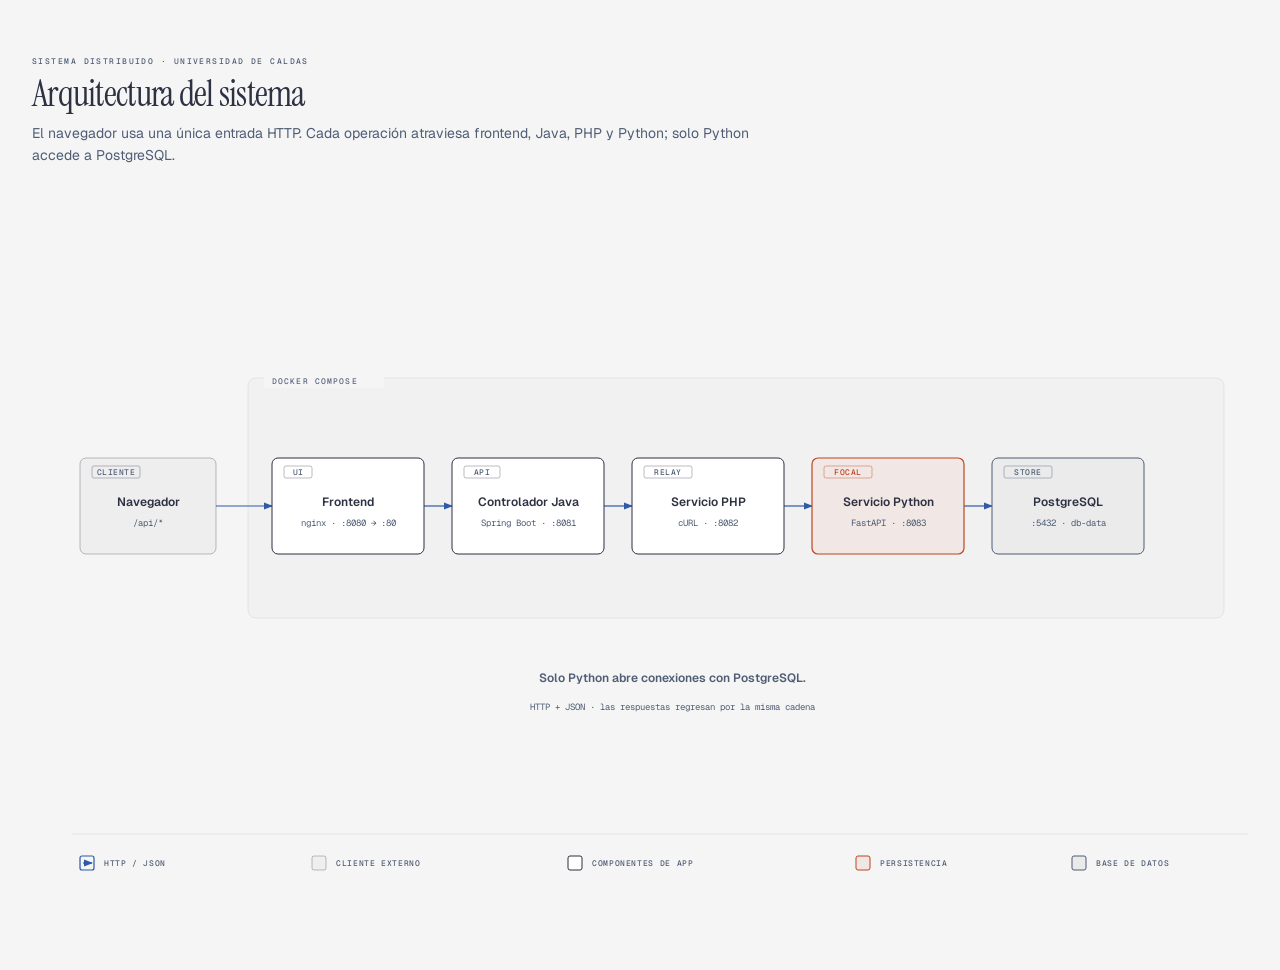
<file: docs/arquitectura.html>
<!DOCTYPE html>
<html lang="es">
<head>
  <meta charset="UTF-8">
  <meta name="viewport" content="width=device-width, initial-scale=1.0">
  <title>Arquitectura | Gestión de Monitores Académicos</title>
  <link href="https://fonts.googleapis.com/css2?family=Instrument+Serif:ital@0;1&family=Geist:wght@400;500;600&family=Geist+Mono:wght@400;500;600&display=swap" rel="stylesheet">
  <style>
    *, *::before, *::after { box-sizing: border-box; margin: 0; padding: 0; }
    :root {
      --paper: #f5f5f5;
      --paper-2: #ececec;
      --ink: #2d3142;
      --muted: #4f5d75;
      --soft: #5a6580;
      --rule: rgba(45,49,66,0.12);
      --accent: #bf4520;
      --accent-tint: rgba(191,69,32,0.08);
      --link: #2e5aa8;
      --font-sans: 'Geist', system-ui, sans-serif;
      --font-serif: 'Instrument Serif', 'Noto Serif', serif;
      --font-mono: 'Geist Mono', ui-monospace, monospace;
    }
    body {
      min-height: 100vh;
      padding: 56px 32px;
      background: var(--paper);
      color: var(--ink);
      font-family: var(--font-sans);
    }
    .frame { width: min(100%, 1280px); margin: 0 auto; }
    .eyebrow {
      margin-bottom: 8px;
      color: var(--muted);
      font: 500 8px var(--font-mono);
      letter-spacing: 0.18em;
      text-transform: uppercase;
    }
    h1 {
      margin-bottom: 8px;
      font: 400 clamp(28px, 3vw, 36px)/1.1 var(--font-serif);
      letter-spacing: -0.02em;
    }
    .subtitle {
      max-width: 760px;
      margin-bottom: 28px;
      color: var(--muted);
      font: 400 14px/1.6 var(--font-sans);
    }
    .diagram-container { width: 100%; overflow-x: auto; }
    svg { display: block; width: 100%; min-width: 1280px; }
    .zone {
      fill: rgba(45,49,66,0.02);
      stroke: rgba(45,49,66,0.10);
      stroke-width: 0.8;
    }
    .zone-label {
      fill: var(--soft);
      font: 500 8px var(--font-mono);
      letter-spacing: 0.14em;
    }
    .connector {
      fill: none;
      stroke: var(--link);
      stroke-width: 1.2;
      marker-end: url(#arrow-link);
    }
    .node-name {
      fill: var(--ink);
      font: 600 12px var(--font-sans);
      text-anchor: middle;
    }
    .node-sublabel {
      fill: var(--muted);
      font: 400 9px var(--font-mono);
      text-anchor: middle;
    }
    .node-tag {
      font: 500 8px var(--font-mono);
      letter-spacing: 0.06em;
      text-anchor: middle;
    }
    .note {
      fill: var(--muted);
      font: 600 12px var(--font-sans);
      text-anchor: middle;
    }
    .legend-rule { stroke: rgba(45,49,66,0.12); stroke-width: 0.8; }
    .legend-label {
      fill: var(--muted);
      font: 500 8px var(--font-mono);
      letter-spacing: 0.08em;
    }
    @media print {
      @page { size: A4 landscape; margin: 5mm; }
      body { min-height: 0; padding: 0 8px; }
      .eyebrow { margin-bottom: 4px; }
      h1 { margin-bottom: 4px; font-size: 28px; }
      .subtitle { margin-bottom: 8px; font-size: 12px; line-height: 1.3; }
      .diagram-container { overflow-x: visible; }
      svg { min-width: 0; }
    }
  </style>
</head>
<body>
  <main class="frame">
    <p class="eyebrow">Sistema distribuido · Universidad de Caldas</p>
    <h1>Arquitectura del sistema</h1>
    <p class="subtitle">El navegador usa una única entrada HTTP. Cada operación atraviesa frontend, Java, PHP y Python; solo Python accede a PostgreSQL.</p>

    <div class="diagram-container">
      <svg viewBox="0 0 1280 720" xmlns="http://www.w3.org/2000/svg" role="img" aria-labelledby="arquitectura-title arquitectura-desc">
        <title id="arquitectura-title">Arquitectura de Gestión de Monitores Académicos</title>
        <desc id="arquitectura-desc">Diagrama del flujo HTTP/JSON entre el navegador, nginx, los servicios Java, PHP y Python, y PostgreSQL; Python es el único componente que persiste datos.</desc>
        <defs>
          <marker id="arrow" markerWidth="8" markerHeight="6" refX="7" refY="3" orient="auto">
            <polygon points="0 0, 8 3, 0 6" fill="#4f5d75"/>
          </marker>
          <marker id="arrow-accent" markerWidth="8" markerHeight="6" refX="7" refY="3" orient="auto">
            <polygon points="0 0, 8 3, 0 6" fill="#bf4520"/>
          </marker>
          <marker id="arrow-link" markerWidth="8" markerHeight="6" refX="7" refY="3" orient="auto">
            <polygon points="0 0, 8 3, 0 6" fill="#2e5aa8"/>
          </marker>
        </defs>

        <rect width="100%" height="100%" fill="#f5f5f5"/>

        <rect class="zone" x="216" y="184" width="976" height="240" rx="8"/>
        <rect x="232" y="178" width="120" height="16" rx="2" fill="#f5f5f5"/>
        <text class="zone-label" x="240" y="190">DOCKER COMPOSE</text>

        <path class="connector" d="M184 312 H240"/>
        <path class="connector" d="M392 312 H420"/>
        <path class="connector" d="M572 312 H600"/>
        <path class="connector" d="M752 312 H780"/>
        <path class="connector" d="M932 312 H960"/>

        <g aria-label="Navegador">
          <rect x="48" y="264" width="136" height="96" rx="6" fill="#f5f5f5"/>
          <rect x="48" y="264" width="136" height="96" rx="6" fill="rgba(45,49,66,0.03)" stroke="rgba(45,49,66,0.30)" stroke-width="1"/>
          <rect x="60" y="272" width="48" height="12" rx="2" fill="none" stroke="rgba(45,49,66,0.40)" stroke-width="0.8"/>
          <text class="node-tag" x="84" y="281" fill="#4f5d75">CLIENTE</text>
          <text class="node-name" x="116" y="312">Navegador</text>
          <text class="node-sublabel" x="116" y="332">/api/*</text>
        </g>

        <g aria-label="Frontend con nginx">
          <rect x="240" y="264" width="152" height="96" rx="6" fill="#f5f5f5"/>
          <rect x="240" y="264" width="152" height="96" rx="6" fill="#ffffff" stroke="#2d3142" stroke-width="1"/>
          <rect x="252" y="272" width="28" height="12" rx="2" fill="none" stroke="rgba(45,49,66,0.40)" stroke-width="0.8"/>
          <text class="node-tag" x="266" y="281" fill="#4f5d75">UI</text>
          <text class="node-name" x="316" y="312">Frontend</text>
          <text class="node-sublabel" x="316" y="332">nginx · :8080 → :80</text>
        </g>

        <g aria-label="Controlador Java">
          <rect x="420" y="264" width="152" height="96" rx="6" fill="#f5f5f5"/>
          <rect x="420" y="264" width="152" height="96" rx="6" fill="#ffffff" stroke="#2d3142" stroke-width="1"/>
          <rect x="432" y="272" width="36" height="12" rx="2" fill="none" stroke="rgba(45,49,66,0.40)" stroke-width="0.8"/>
          <text class="node-tag" x="450" y="281" fill="#4f5d75">API</text>
          <text class="node-name" x="496" y="312">Controlador Java</text>
          <text class="node-sublabel" x="496" y="332">Spring Boot · :8081</text>
        </g>

        <g aria-label="Intermediario PHP">
          <rect x="600" y="264" width="152" height="96" rx="6" fill="#f5f5f5"/>
          <rect x="600" y="264" width="152" height="96" rx="6" fill="#ffffff" stroke="#2d3142" stroke-width="1"/>
          <rect x="612" y="272" width="48" height="12" rx="2" fill="none" stroke="rgba(45,49,66,0.40)" stroke-width="0.8"/>
          <text class="node-tag" x="636" y="281" fill="#4f5d75">RELAY</text>
          <text class="node-name" x="676" y="312">Servicio PHP</text>
          <text class="node-sublabel" x="676" y="332">cURL · :8082</text>
        </g>

        <g aria-label="Persistencia Python">
          <rect x="780" y="264" width="152" height="96" rx="6" fill="#f5f5f5"/>
          <rect x="780" y="264" width="152" height="96" rx="6" fill="rgba(191,69,32,0.08)" stroke="#bf4520" stroke-width="1.2"/>
          <rect x="792" y="272" width="48" height="12" rx="2" fill="none" stroke="rgba(191,69,32,0.50)" stroke-width="0.8"/>
          <text class="node-tag" x="816" y="281" fill="#bf4520">FOCAL</text>
          <text class="node-name" x="856" y="312">Servicio Python</text>
          <text class="node-sublabel" x="856" y="332">FastAPI · :8083</text>
        </g>

        <g aria-label="Base de datos PostgreSQL">
          <rect x="960" y="264" width="152" height="96" rx="6" fill="#f5f5f5"/>
          <rect x="960" y="264" width="152" height="96" rx="6" fill="rgba(45,49,66,0.05)" stroke="#4f5d75" stroke-width="1"/>
          <rect x="972" y="272" width="48" height="12" rx="2" fill="none" stroke="rgba(79,93,117,0.50)" stroke-width="0.8"/>
          <text class="node-tag" x="996" y="281" fill="#4f5d75">STORE</text>
          <text class="node-name" x="1036" y="312">PostgreSQL</text>
          <text class="node-sublabel" x="1036" y="332">:5432 · db-data</text>
        </g>

        <text class="note" x="640" y="488">Solo Python abre conexiones con PostgreSQL.</text>
        <text x="640" y="516" fill="#4f5d75" font-family="'Geist Mono', ui-monospace, monospace" font-size="9" text-anchor="middle">HTTP + JSON · las respuestas regresan por la misma cadena</text>

        <line class="legend-rule" x1="40" y1="640" x2="1240" y2="640"/>
        <rect x="48" y="662" width="14" height="14" rx="2" fill="none" stroke="#2e5aa8" stroke-width="1.2"/>
        <line x1="51" y1="669" x2="60" y2="669" stroke="#2e5aa8" stroke-width="1.2" marker-end="url(#arrow-link)"/>
        <text class="legend-label" x="72" y="672">HTTP / JSON</text>

        <rect x="280" y="662" width="14" height="14" rx="2" fill="rgba(45,49,66,0.03)" stroke="rgba(45,49,66,0.30)" stroke-width="1"/>
        <text class="legend-label" x="304" y="672">CLIENTE EXTERNO</text>

        <rect x="536" y="662" width="14" height="14" rx="2" fill="#ffffff" stroke="#2d3142" stroke-width="1"/>
        <text class="legend-label" x="560" y="672">COMPONENTES DE APP</text>

        <rect x="824" y="662" width="14" height="14" rx="2" fill="rgba(191,69,32,0.08)" stroke="#bf4520" stroke-width="1"/>
        <text class="legend-label" x="848" y="672">PERSISTENCIA</text>

        <rect x="1040" y="662" width="14" height="14" rx="2" fill="rgba(45,49,66,0.05)" stroke="#4f5d75" stroke-width="1"/>
        <text class="legend-label" x="1064" y="672">BASE DE DATOS</text>
      </svg>
    </div>
  </main>
</body>
</html>
</file>
